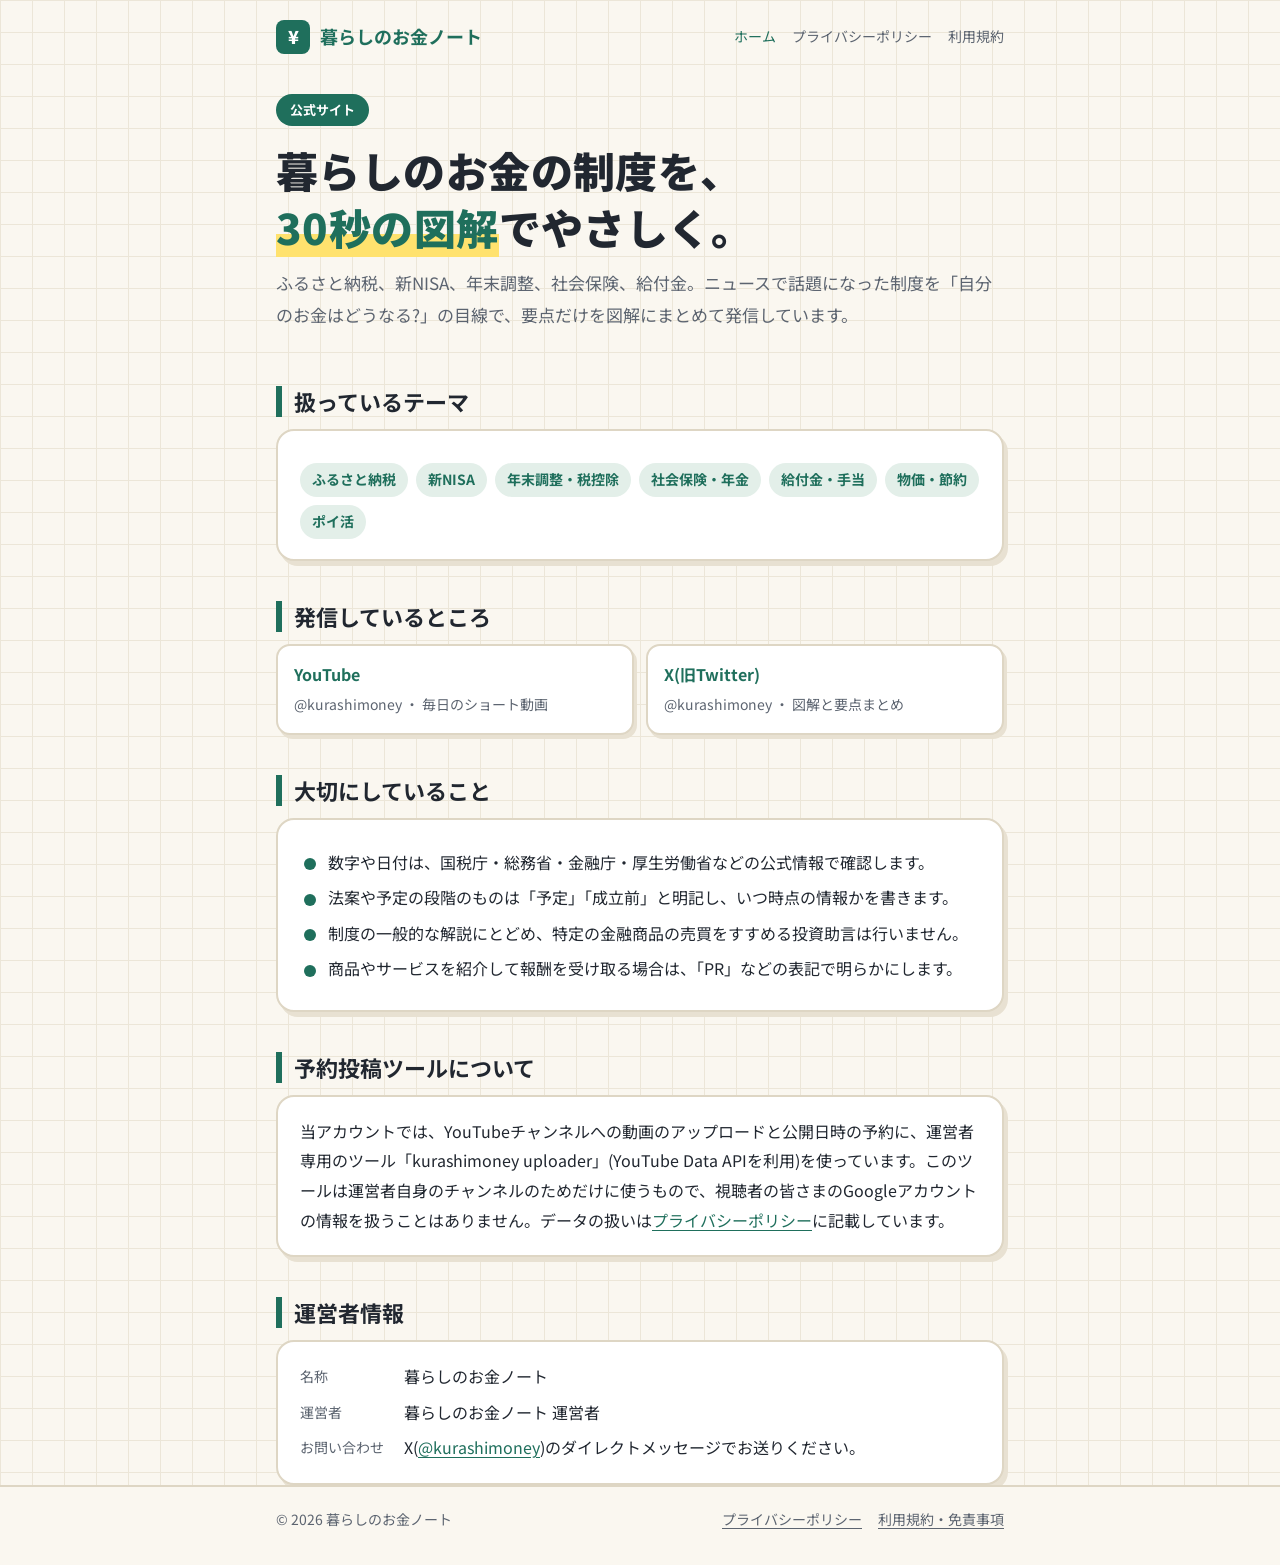
<file: index.html>
<!doctype html>
<html lang="ja">
<head>
<meta charset="utf-8">
<meta name="viewport" content="width=device-width, initial-scale=1">
<title>暮らしのお金ノート | ふるさと納税・新NISA・税金を30秒の図解で</title>
<meta name="description" content="ふるさと納税・新NISA・年末調整・社会保険・給付金など、暮らしに関わるお金の制度を30秒の図解でやさしく解説するYouTube・Xアカウント「暮らしのお金ノート」の公式サイトです。">
<!-- google-site-verification -->
<link rel="preconnect" href="https://fonts.googleapis.com">
<link rel="preconnect" href="https://fonts.gstatic.com" crossorigin>
<link href="https://fonts.googleapis.com/css2?family=Noto+Sans+JP:wght@400;700;900&display=swap" rel="stylesheet">
<link rel="stylesheet" href="style.css">
</head>
<body>
<header class="site">
  <div class="wrap">
    <a class="brand" href="./"><span class="mark">¥</span>暮らしのお金ノート</a>
    <nav class="site" aria-label="サイト内">
      <a href="./" aria-current="page">ホーム</a>
      <a href="privacy.html">プライバシーポリシー</a>
      <a href="terms.html">利用規約</a>
    </nav>
  </div>
</header>

<main class="wrap">
  <section class="hero">
    <span class="kicker">公式サイト</span>
    <h1>暮らしのお金の制度を、<br><span class="hl">30秒の図解</span>でやさしく。</h1>
    <p class="lead">ふるさと納税、新NISA、年末調整、社会保険、給付金。ニュースで話題になった制度を「自分のお金はどうなる?」の目線で、要点だけを図解にまとめて発信しています。</p>
  </section>

  <h2>扱っているテーマ</h2>
  <div class="card">
    <ul class="tags">
      <li>ふるさと納税</li><li>新NISA</li><li>年末調整・税控除</li><li>社会保険・年金</li><li>給付金・手当</li><li>物価・節約</li><li>ポイ活</li>
    </ul>
  </div>

  <h2>発信しているところ</h2>
  <div class="links">
    <a href="https://www.youtube.com/@kurashimoney" rel="noopener"><strong>YouTube</strong><span>@kurashimoney ・ 毎日のショート動画</span></a>
    <a href="https://x.com/kurashimoney" rel="noopener"><strong>X(旧Twitter)</strong><span>@kurashimoney ・ 図解と要点まとめ</span></a>
  </div>

  <h2>大切にしていること</h2>
  <div class="card">
    <ul class="check">
      <li>数字や日付は、国税庁・総務省・金融庁・厚生労働省などの公式情報で確認します。</li>
      <li>法案や予定の段階のものは「予定」「成立前」と明記し、いつ時点の情報かを書きます。</li>
      <li>制度の一般的な解説にとどめ、特定の金融商品の売買をすすめる投資助言は行いません。</li>
      <li>商品やサービスを紹介して報酬を受け取る場合は、「PR」などの表記で明らかにします。</li>
    </ul>
  </div>

  <h2>予約投稿ツールについて</h2>
  <div class="card">
    <p style="margin:0">当アカウントでは、YouTubeチャンネルへの動画のアップロードと公開日時の予約に、運営者専用のツール「kurashimoney uploader」(YouTube Data APIを利用)を使っています。このツールは運営者自身のチャンネルのためだけに使うもので、視聴者の皆さまのGoogleアカウントの情報を扱うことはありません。データの扱いは<a href="privacy.html#google-api">プライバシーポリシー</a>に記載しています。</p>
  </div>

  <h2>運営者情報</h2>
  <div class="card">
    <dl class="info">
      <dt>名称</dt><dd>暮らしのお金ノート</dd>
      <dt>運営者</dt><dd>暮らしのお金ノート 運営者</dd>
      <dt>お問い合わせ</dt><dd>X(<a href="https://x.com/kurashimoney" rel="noopener">@kurashimoney</a>)のダイレクトメッセージでお送りください。</dd>
    </dl>
  </div>
</main>

<footer class="site">
  <div class="wrap">
    <span>© 2026 暮らしのお金ノート</span>
    <nav aria-label="フッター">
      <a href="privacy.html">プライバシーポリシー</a>
      <a href="terms.html">利用規約・免責事項</a>
    </nav>
  </div>
</footer>
</body>
</html>
</file>
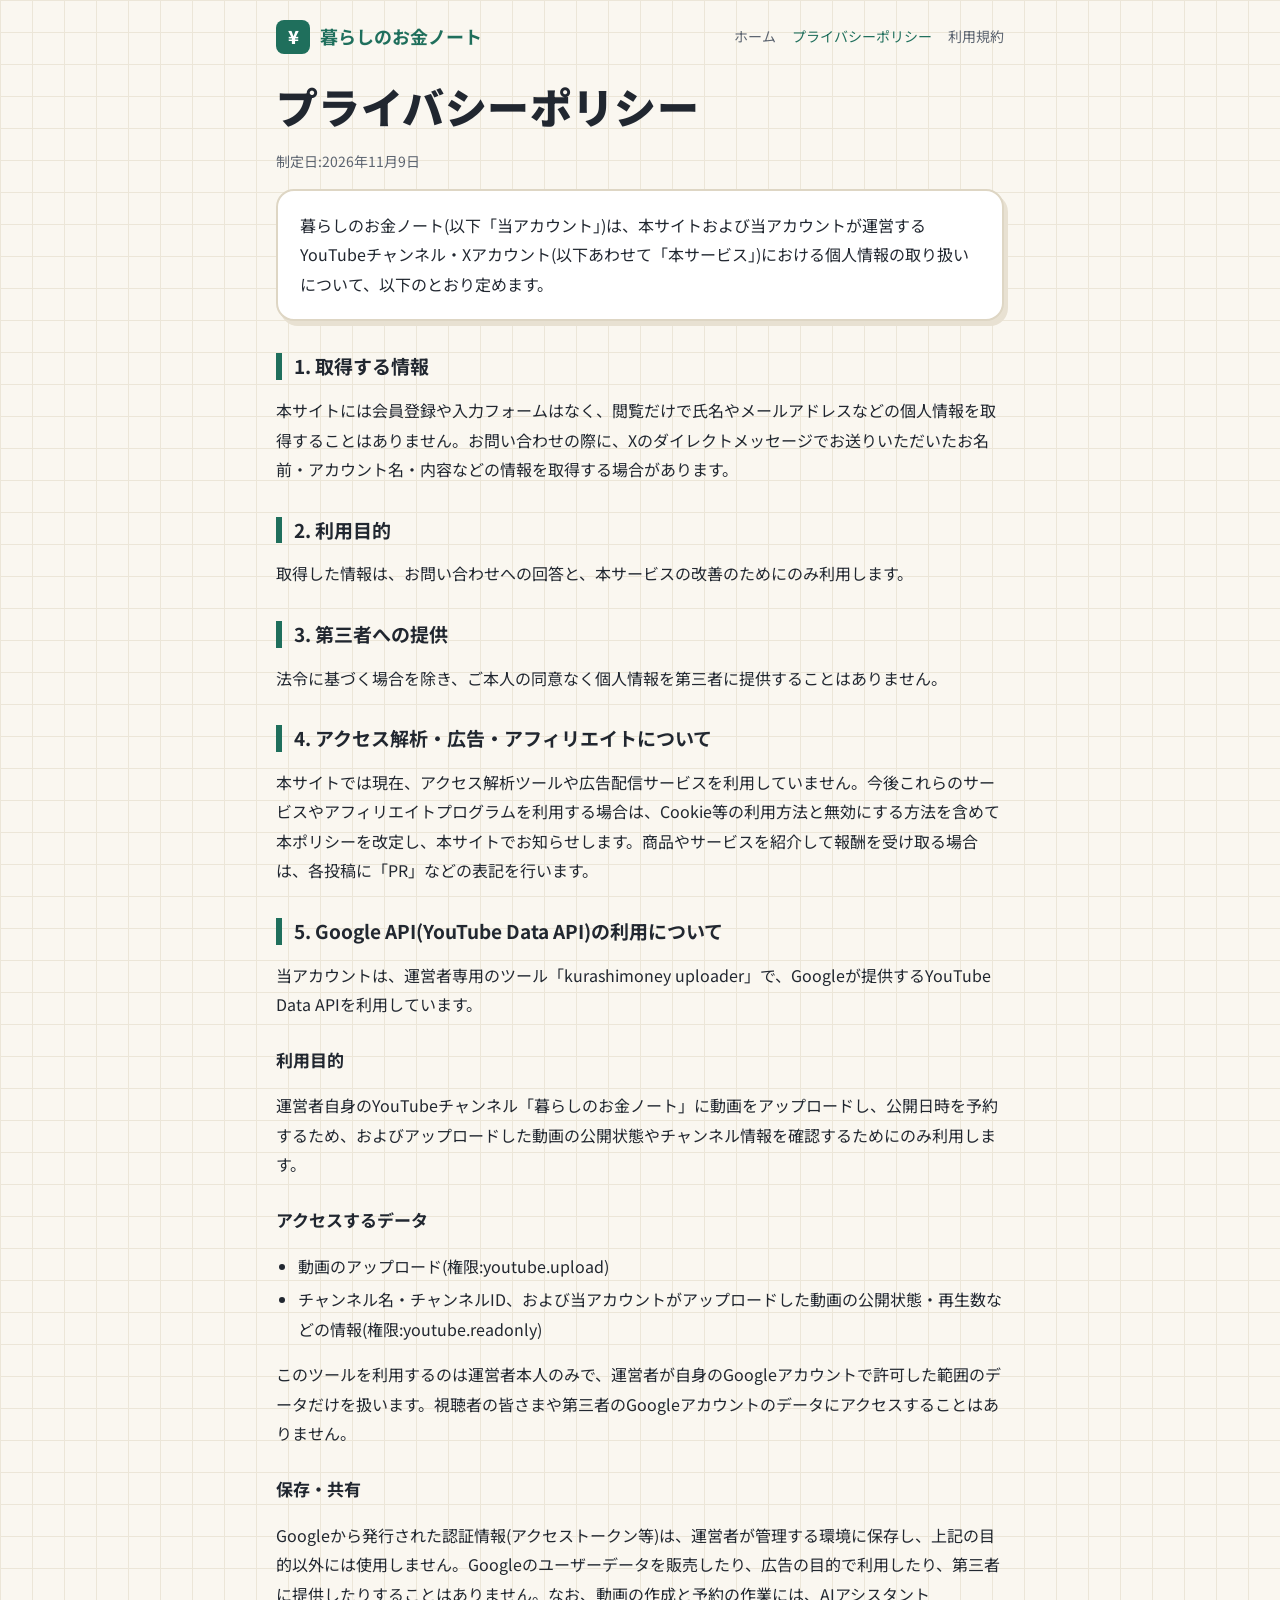
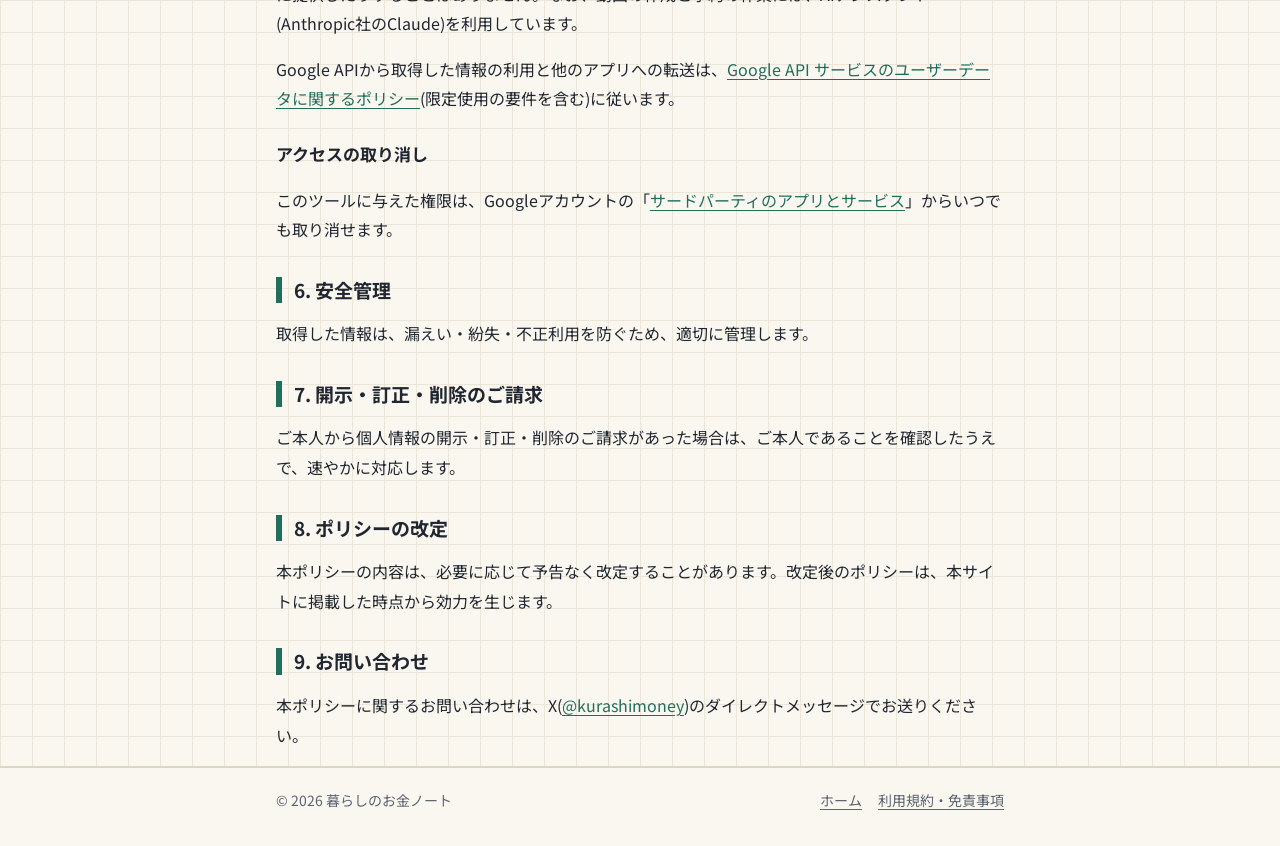
<file: privacy.html>
<!doctype html>
<html lang="ja">
<head>
<meta charset="utf-8">
<meta name="viewport" content="width=device-width, initial-scale=1">
<title>プライバシーポリシー | 暮らしのお金ノート</title>
<meta name="description" content="暮らしのお金ノートのプライバシーポリシーです。">
<link rel="preconnect" href="https://fonts.googleapis.com">
<link rel="preconnect" href="https://fonts.gstatic.com" crossorigin>
<link href="https://fonts.googleapis.com/css2?family=Noto+Sans+JP:wght@400;700;900&display=swap" rel="stylesheet">
<link rel="stylesheet" href="style.css">
</head>
<body>
<header class="site">
  <div class="wrap">
    <a class="brand" href="./"><span class="mark">¥</span>暮らしのお金ノート</a>
    <nav class="site" aria-label="サイト内">
      <a href="./">ホーム</a>
      <a href="privacy.html" aria-current="page">プライバシーポリシー</a>
      <a href="terms.html">利用規約</a>
    </nav>
  </div>
</header>

<main class="wrap doc">
  <h1>プライバシーポリシー</h1>
  <p class="meta">制定日:2026年11月9日</p>

  <div class="card">
    <p style="margin:0">暮らしのお金ノート(以下「当アカウント」)は、本サイトおよび当アカウントが運営するYouTubeチャンネル・Xアカウント(以下あわせて「本サービス」)における個人情報の取り扱いについて、以下のとおり定めます。</p>
  </div>

  <h2>1. 取得する情報</h2>
  <p>本サイトには会員登録や入力フォームはなく、閲覧だけで氏名やメールアドレスなどの個人情報を取得することはありません。お問い合わせの際に、Xのダイレクトメッセージでお送りいただいたお名前・アカウント名・内容などの情報を取得する場合があります。</p>

  <h2>2. 利用目的</h2>
  <p>取得した情報は、お問い合わせへの回答と、本サービスの改善のためにのみ利用します。</p>

  <h2>3. 第三者への提供</h2>
  <p>法令に基づく場合を除き、ご本人の同意なく個人情報を第三者に提供することはありません。</p>

  <h2>4. アクセス解析・広告・アフィリエイトについて</h2>
  <p>本サイトでは現在、アクセス解析ツールや広告配信サービスを利用していません。今後これらのサービスやアフィリエイトプログラムを利用する場合は、Cookie等の利用方法と無効にする方法を含めて本ポリシーを改定し、本サイトでお知らせします。商品やサービスを紹介して報酬を受け取る場合は、各投稿に「PR」などの表記を行います。</p>

  <h2 id="google-api">5. Google API(YouTube Data API)の利用について</h2>
  <p>当アカウントは、運営者専用のツール「kurashimoney uploader」で、Googleが提供するYouTube Data APIを利用しています。</p>
  <h3>利用目的</h3>
  <p>運営者自身のYouTubeチャンネル「暮らしのお金ノート」に動画をアップロードし、公開日時を予約するため、およびアップロードした動画の公開状態やチャンネル情報を確認するためにのみ利用します。</p>
  <h3>アクセスするデータ</h3>
  <ul>
    <li>動画のアップロード(権限:youtube.upload)</li>
    <li>チャンネル名・チャンネルID、および当アカウントがアップロードした動画の公開状態・再生数などの情報(権限:youtube.readonly)</li>
  </ul>
  <p>このツールを利用するのは運営者本人のみで、運営者が自身のGoogleアカウントで許可した範囲のデータだけを扱います。視聴者の皆さまや第三者のGoogleアカウントのデータにアクセスすることはありません。</p>
  <h3>保存・共有</h3>
  <p>Googleから発行された認証情報(アクセストークン等)は、運営者が管理する環境に保存し、上記の目的以外には使用しません。Googleのユーザーデータを販売したり、広告の目的で利用したり、第三者に提供したりすることはありません。なお、動画の作成と予約の作業には、AIアシスタント(Anthropic社のClaude)を利用しています。</p>
  <p>Google APIから取得した情報の利用と他のアプリへの転送は、<a href="https://developers.google.com/terms/api-services-user-data-policy" rel="noopener">Google API サービスのユーザーデータに関するポリシー</a>(限定使用の要件を含む)に従います。</p>
  <h3>アクセスの取り消し</h3>
  <p>このツールに与えた権限は、Googleアカウントの「<a href="https://myaccount.google.com/connections" rel="noopener">サードパーティのアプリとサービス</a>」からいつでも取り消せます。</p>

  <h2>6. 安全管理</h2>
  <p>取得した情報は、漏えい・紛失・不正利用を防ぐため、適切に管理します。</p>

  <h2>7. 開示・訂正・削除のご請求</h2>
  <p>ご本人から個人情報の開示・訂正・削除のご請求があった場合は、ご本人であることを確認したうえで、速やかに対応します。</p>

  <h2>8. ポリシーの改定</h2>
  <p>本ポリシーの内容は、必要に応じて予告なく改定することがあります。改定後のポリシーは、本サイトに掲載した時点から効力を生じます。</p>

  <h2>9. お問い合わせ</h2>
  <p>本ポリシーに関するお問い合わせは、X(<a href="https://x.com/kurashimoney" rel="noopener">@kurashimoney</a>)のダイレクトメッセージでお送りください。</p>
</main>

<footer class="site">
  <div class="wrap">
    <span>© 2026 暮らしのお金ノート</span>
    <nav aria-label="フッター">
      <a href="./">ホーム</a>
      <a href="terms.html">利用規約・免責事項</a>
    </nav>
  </div>
</footer>
</body>
</html>
</file>
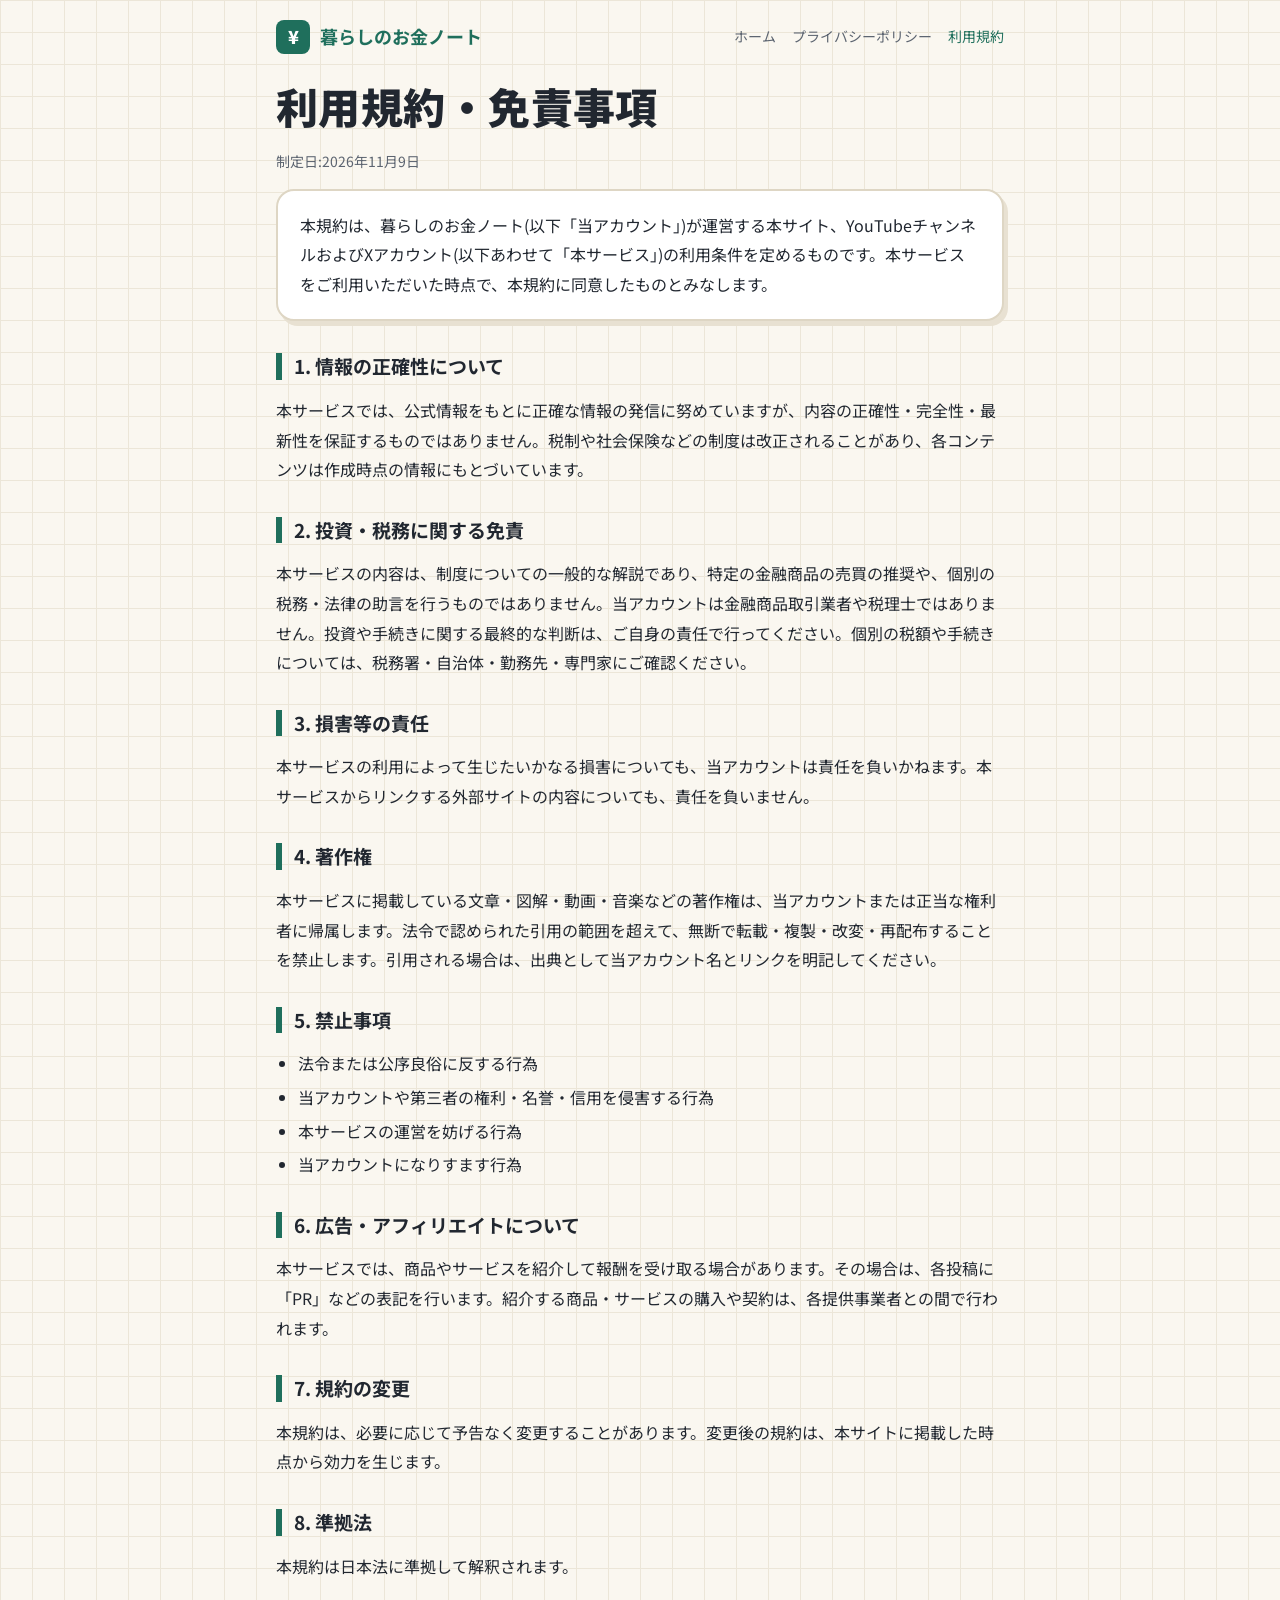
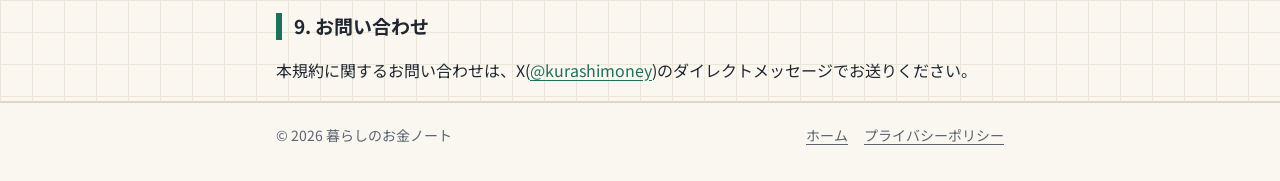
<file: terms.html>
<!doctype html>
<html lang="ja">
<head>
<meta charset="utf-8">
<meta name="viewport" content="width=device-width, initial-scale=1">
<title>利用規約・免責事項 | 暮らしのお金ノート</title>
<meta name="description" content="暮らしのお金ノートの利用規約・免責事項です。">
<link rel="preconnect" href="https://fonts.googleapis.com">
<link rel="preconnect" href="https://fonts.gstatic.com" crossorigin>
<link href="https://fonts.googleapis.com/css2?family=Noto+Sans+JP:wght@400;700;900&display=swap" rel="stylesheet">
<link rel="stylesheet" href="style.css">
</head>
<body>
<header class="site">
  <div class="wrap">
    <a class="brand" href="./"><span class="mark">¥</span>暮らしのお金ノート</a>
    <nav class="site" aria-label="サイト内">
      <a href="./">ホーム</a>
      <a href="privacy.html">プライバシーポリシー</a>
      <a href="terms.html" aria-current="page">利用規約</a>
    </nav>
  </div>
</header>

<main class="wrap doc">
  <h1>利用規約・免責事項</h1>
  <p class="meta">制定日:2026年11月9日</p>

  <div class="card">
    <p style="margin:0">本規約は、暮らしのお金ノート(以下「当アカウント」)が運営する本サイト、YouTubeチャンネルおよびXアカウント(以下あわせて「本サービス」)の利用条件を定めるものです。本サービスをご利用いただいた時点で、本規約に同意したものとみなします。</p>
  </div>

  <h2>1. 情報の正確性について</h2>
  <p>本サービスでは、公式情報をもとに正確な情報の発信に努めていますが、内容の正確性・完全性・最新性を保証するものではありません。税制や社会保険などの制度は改正されることがあり、各コンテンツは作成時点の情報にもとづいています。</p>

  <h2>2. 投資・税務に関する免責</h2>
  <p>本サービスの内容は、制度についての一般的な解説であり、特定の金融商品の売買の推奨や、個別の税務・法律の助言を行うものではありません。当アカウントは金融商品取引業者や税理士ではありません。投資や手続きに関する最終的な判断は、ご自身の責任で行ってください。個別の税額や手続きについては、税務署・自治体・勤務先・専門家にご確認ください。</p>

  <h2>3. 損害等の責任</h2>
  <p>本サービスの利用によって生じたいかなる損害についても、当アカウントは責任を負いかねます。本サービスからリンクする外部サイトの内容についても、責任を負いません。</p>

  <h2>4. 著作権</h2>
  <p>本サービスに掲載している文章・図解・動画・音楽などの著作権は、当アカウントまたは正当な権利者に帰属します。法令で認められた引用の範囲を超えて、無断で転載・複製・改変・再配布することを禁止します。引用される場合は、出典として当アカウント名とリンクを明記してください。</p>

  <h2>5. 禁止事項</h2>
  <ul>
    <li>法令または公序良俗に反する行為</li>
    <li>当アカウントや第三者の権利・名誉・信用を侵害する行為</li>
    <li>本サービスの運営を妨げる行為</li>
    <li>当アカウントになりすます行為</li>
  </ul>

  <h2>6. 広告・アフィリエイトについて</h2>
  <p>本サービスでは、商品やサービスを紹介して報酬を受け取る場合があります。その場合は、各投稿に「PR」などの表記を行います。紹介する商品・サービスの購入や契約は、各提供事業者との間で行われます。</p>

  <h2>7. 規約の変更</h2>
  <p>本規約は、必要に応じて予告なく変更することがあります。変更後の規約は、本サイトに掲載した時点から効力を生じます。</p>

  <h2>8. 準拠法</h2>
  <p>本規約は日本法に準拠して解釈されます。</p>

  <h2>9. お問い合わせ</h2>
  <p>本規約に関するお問い合わせは、X(<a href="https://x.com/kurashimoney" rel="noopener">@kurashimoney</a>)のダイレクトメッセージでお送りください。</p>
</main>

<footer class="site">
  <div class="wrap">
    <span>© 2026 暮らしのお金ノート</span>
    <nav aria-label="フッター">
      <a href="./">ホーム</a>
      <a href="privacy.html">プライバシーポリシー</a>
    </nav>
  </div>
</footer>
</body>
</html>
</file>
<file: style.css>
:root {
  --paper: #faf7f0;
  --grid: #ece6d8;
  --ink: #212730;
  --sub: #5c6470;
  --accent: #1f6f5c;
  --accent-soft: #e3efe9;
  --mark: #ffe26e;
  --line: #ded6c4;
  --card: #ffffff;
  color-scheme: light;
}

* { box-sizing: border-box; }

html { -webkit-text-size-adjust: 100%; }

body {
  margin: 0;
  background-color: var(--paper);
  background-image:
    linear-gradient(var(--grid) 1px, transparent 1px),
    linear-gradient(90deg, var(--grid) 1px, transparent 1px);
  background-size: 32px 32px;
  color: var(--ink);
  font-family: "Noto Sans JP", "Hiragino Kaku Gothic ProN", "Yu Gothic", Meiryo, sans-serif;
  font-size: 16px;
  line-height: 1.85;
}

a { color: var(--accent); text-underline-offset: 3px; }
a:hover { text-decoration-thickness: 2px; }

.wrap { max-width: 760px; margin: 0 auto; padding: 0 16px; }

header.site {
  padding: 20px 0 8px;
}
header.site .wrap { display: flex; align-items: center; justify-content: space-between; gap: 12px; flex-wrap: wrap; }
.brand { display: flex; align-items: center; gap: 10px; text-decoration: none; color: var(--accent); font-weight: 700; font-size: 18px; }
.brand .mark { width: 34px; height: 34px; border-radius: 8px; background: var(--accent); color: #fff; display: grid; place-items: center; font-weight: 900; font-size: 18px; }
nav.site { display: flex; gap: 16px; font-size: 14px; }
nav.site a { color: var(--sub); text-decoration: none; }
nav.site a:hover, nav.site a[aria-current="page"] { color: var(--accent); }

main { padding: 24px 0 48px; }

.hero { padding: 32px 0 16px; }
.kicker { display: inline-block; background: var(--accent); color: #fff; font-size: 13px; font-weight: 700; padding: 4px 14px; border-radius: 999px; }
h1 { font-size: clamp(28px, 6vw, 42px); line-height: 1.35; margin: 16px 0 12px; font-weight: 900; letter-spacing: 0.01em; }
.hl { background: linear-gradient(transparent 62%, var(--mark) 62%); color: var(--accent); }
.lead { font-size: 17px; color: var(--sub); margin: 0; }

h2 { font-size: 22px; margin: 40px 0 12px; padding-left: 12px; border-left: 6px solid var(--accent); line-height: 1.4; }
h3 { font-size: 17px; margin: 24px 0 6px; }

.card { background: var(--card); border: 2px solid var(--line); border-radius: 18px; padding: 20px 22px; box-shadow: 4px 5px 0 #e8e1d2; }
.card + .card { margin-top: 16px; }

.tags { display: flex; flex-wrap: wrap; gap: 8px; padding: 0; margin: 12px 0 0; list-style: none; }
.tags li { background: var(--accent-soft); color: var(--accent); font-size: 14px; font-weight: 700; padding: 4px 12px; border-radius: 999px; }

.links { display: grid; grid-template-columns: repeat(auto-fit, minmax(220px, 1fr)); gap: 12px; }
.links a { display: block; background: var(--card); border: 2px solid var(--line); border-radius: 14px; padding: 14px 16px; text-decoration: none; color: var(--ink); box-shadow: 3px 4px 0 #e8e1d2; }
.links a strong { display: block; color: var(--accent); }
.links a span { font-size: 14px; color: var(--sub); }

ul.check { padding-left: 0; list-style: none; margin: 8px 0 0; }
ul.check li { padding-left: 28px; position: relative; margin: 6px 0; }
ul.check li::before { content: ""; position: absolute; left: 4px; top: 0.65em; width: 12px; height: 12px; border-radius: 50%; background: var(--accent); }

dl.info { display: grid; grid-template-columns: max-content 1fr; gap: 6px 20px; margin: 0; }
dl.info dt { color: var(--sub); font-size: 14px; padding-top: 2px; }
dl.info dd { margin: 0; }
@media (max-width: 480px) {
  dl.info { grid-template-columns: 1fr; gap: 0; }
  dl.info dd { margin-bottom: 10px; }
}

.doc h2 { font-size: 19px; margin-top: 32px; }
.doc ol, .doc ul { padding-left: 1.4em; }
.doc li { margin: 4px 0; }
.meta { color: var(--sub); font-size: 14px; }

footer.site { border-top: 2px solid var(--line); padding: 20px 0 32px; font-size: 14px; color: var(--sub); background: var(--paper); }
footer.site .wrap { display: flex; justify-content: space-between; gap: 12px; flex-wrap: wrap; }
footer.site nav { display: flex; gap: 16px; flex-wrap: wrap; }
footer.site a { color: var(--sub); }
</file>
